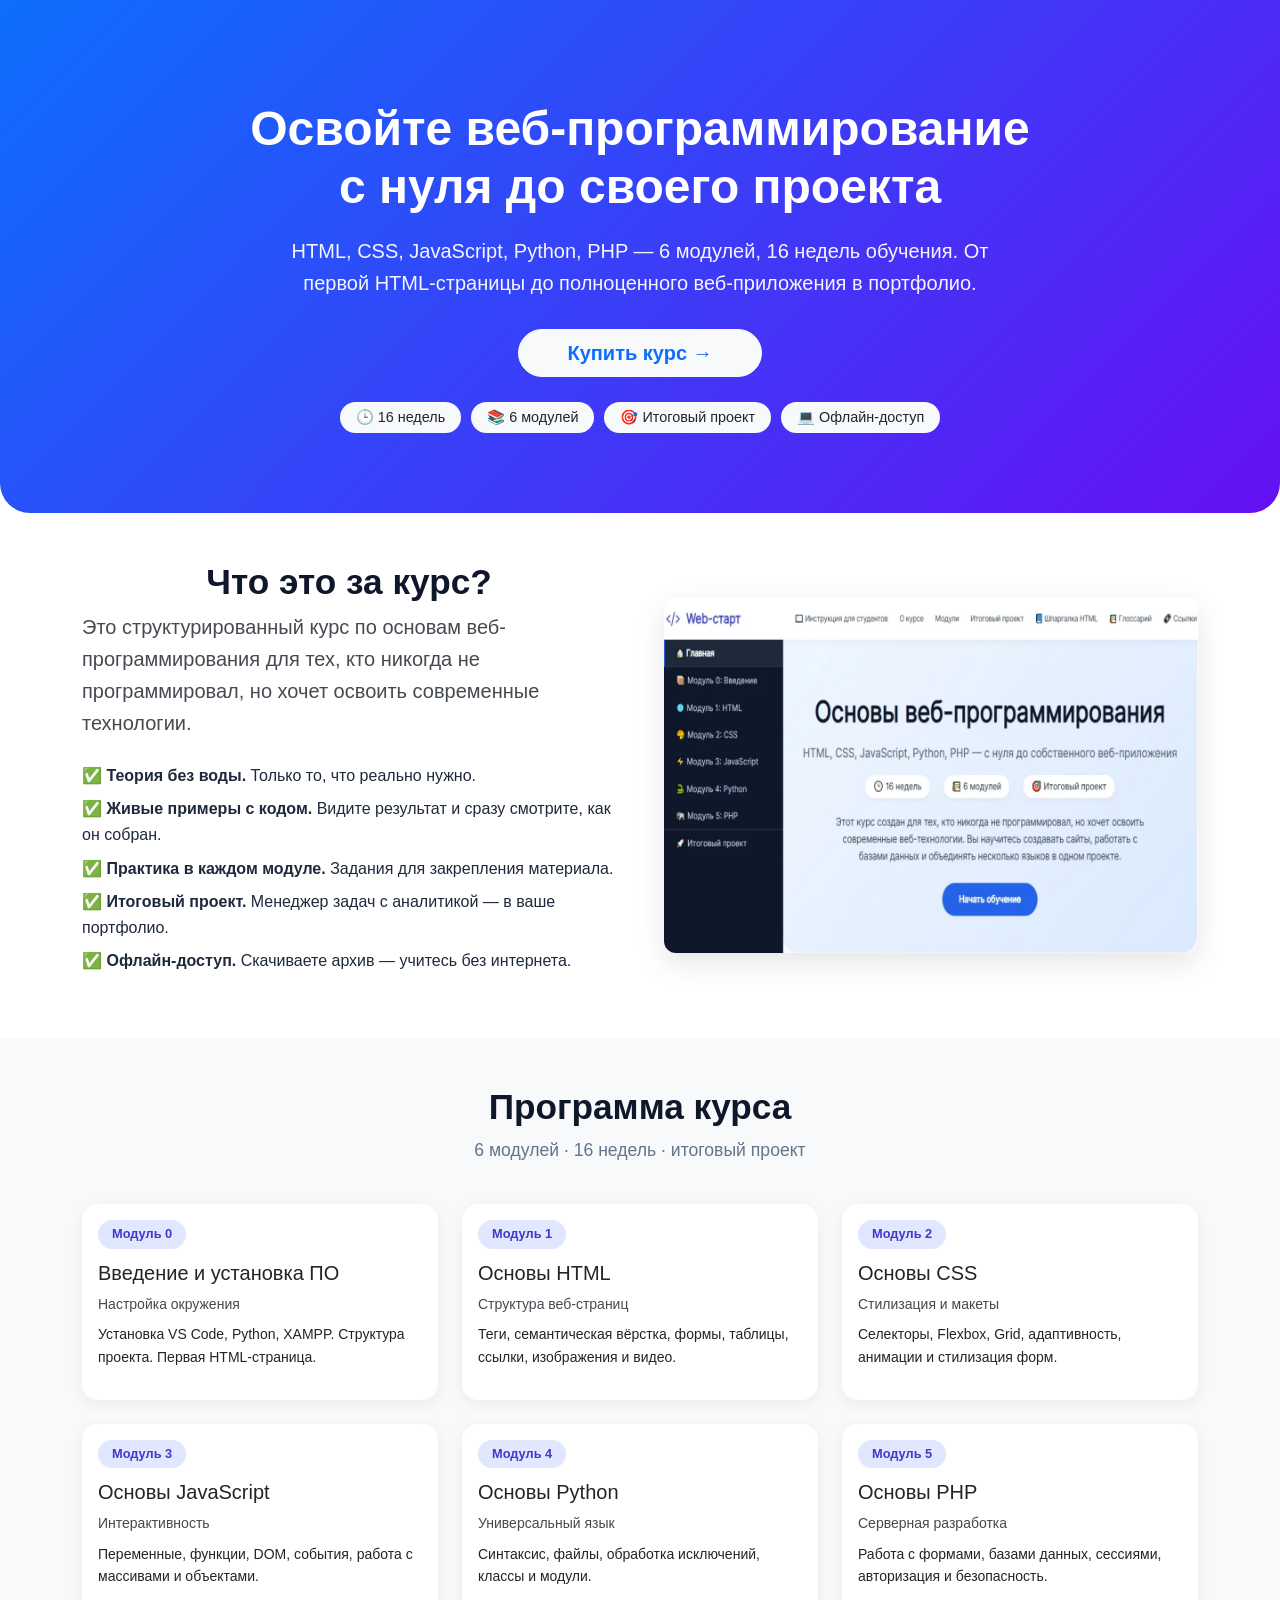
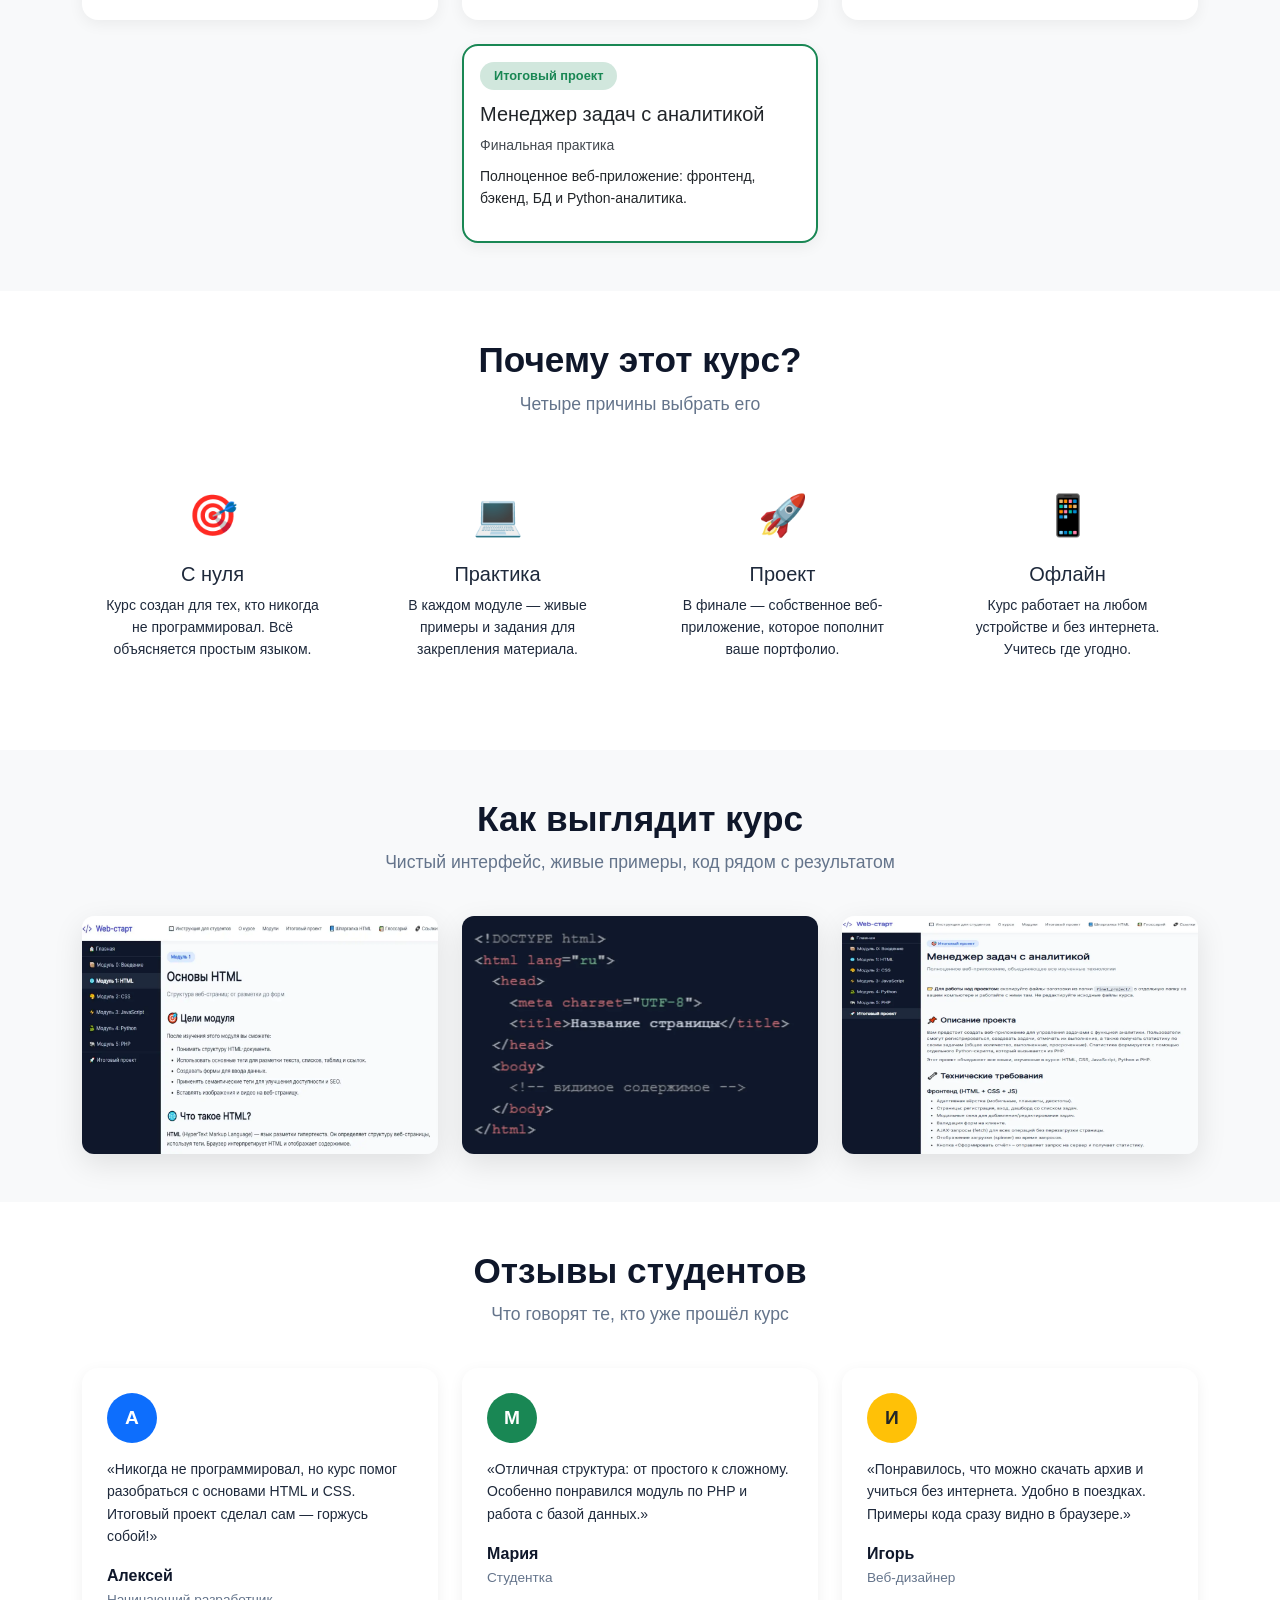
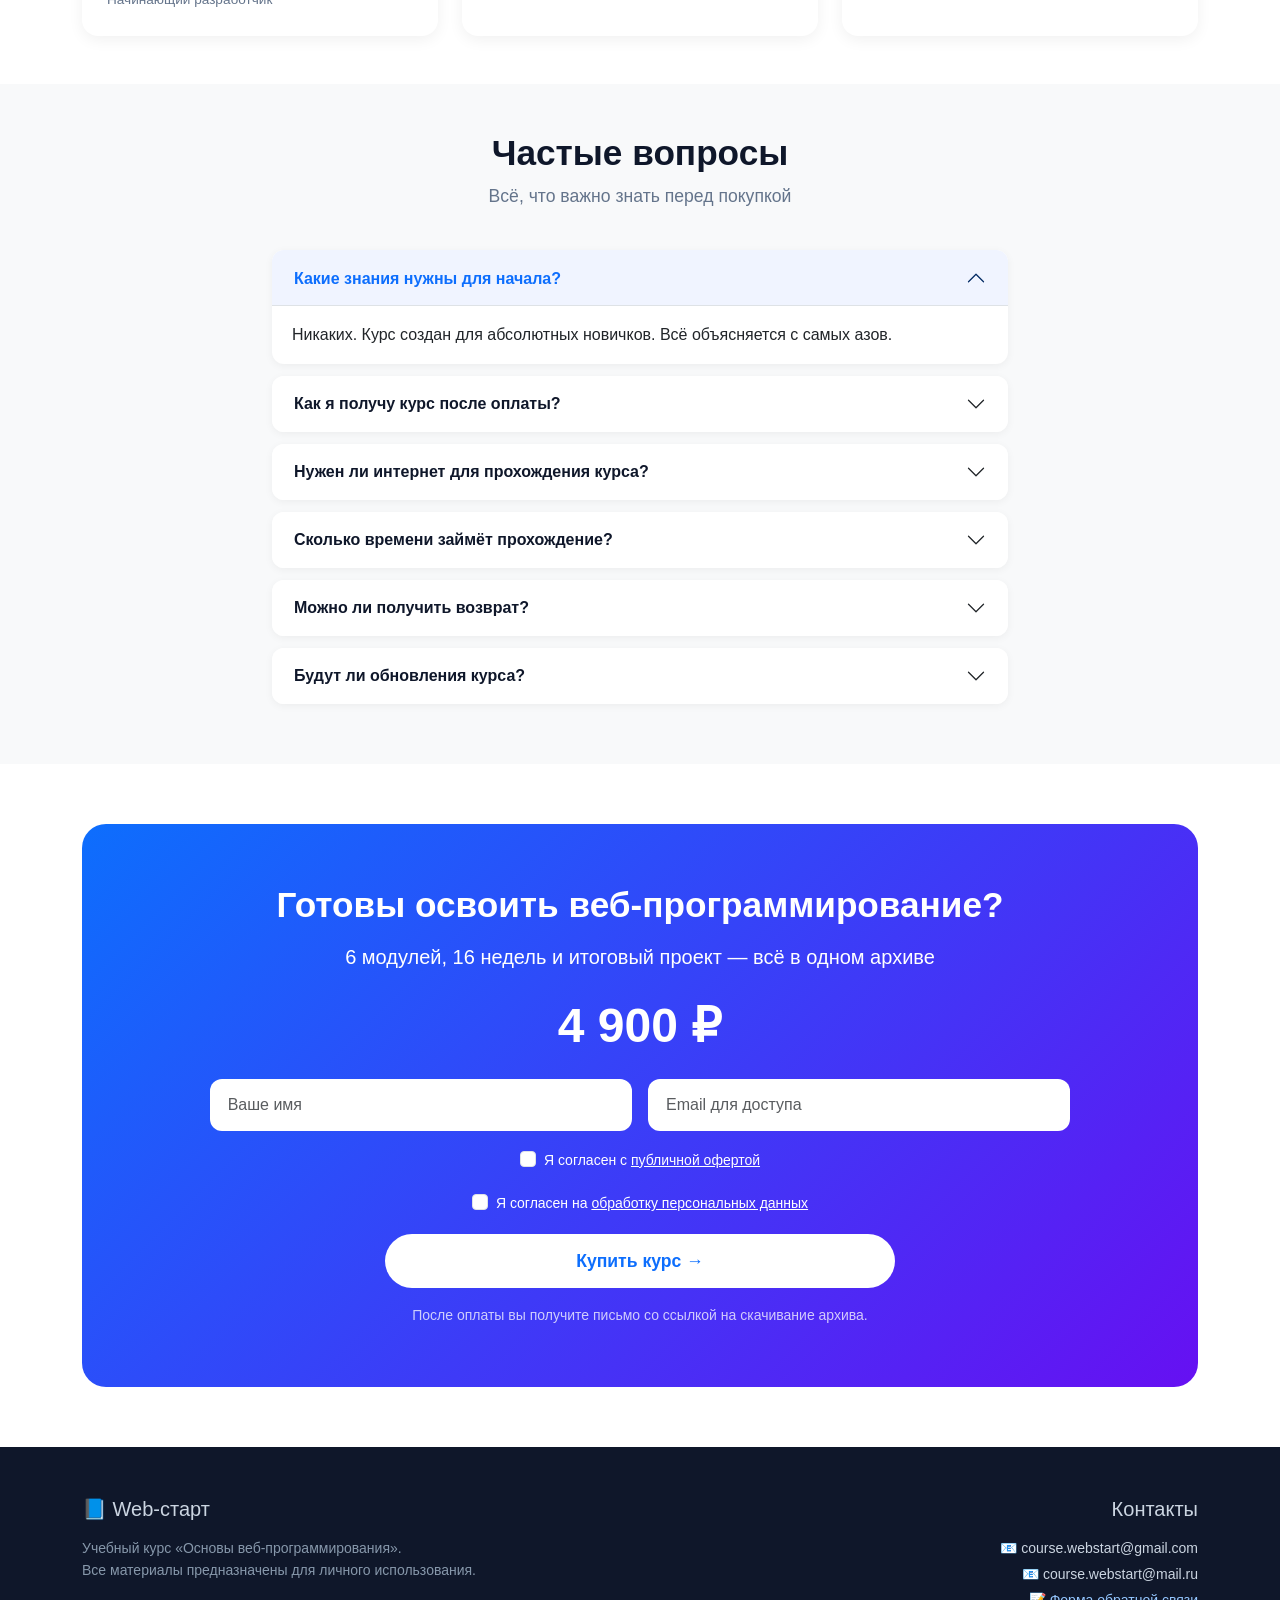
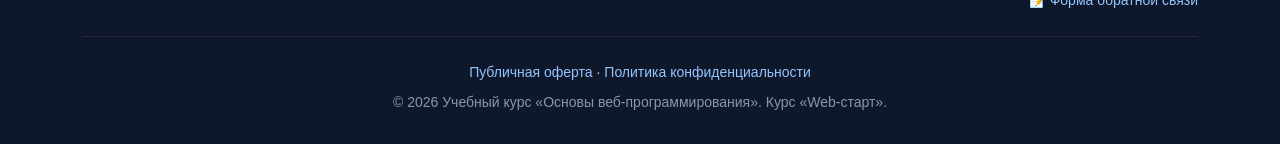
<file: index.html>
<!doctype html>
<html lang="ru">
  <head>
    <meta charset="UTF-8" />
    <meta name="viewport" content="width=device-width, initial-scale=1.0" />

    <!-- ============================================ -->
    <!--  SEO                                         -->
    <!-- ============================================ -->
    <title>Web-старт — курс веб-программирования с нуля: HTML, CSS, JS, Python, PHP</title>
    <meta
      name="description"
      content="Онлайн-курс веб-программирования для новичков: HTML, CSS, JavaScript, Python, PHP. 6 модулей, 16 недель, итоговый проект в портфолио. Офлайн-доступ. 4 900 ₽."
    />
    <meta
      name="keywords"
      content="курс веб-программирования, HTML, CSS, JavaScript, Python, PHP, обучение с нуля, онлайн-курс, веб-разработка, программирование для начинающих"
    />
    <meta name="author" content="Исупов Андрей Борисович" />
    <meta name="robots" content="index, follow" />
    <link rel="canonical" href="https://webdev-course.github.io/webdev-landing/" />

    <!-- ============================================ -->
    <!--  OPEN GRAPH (Telegram, VK, WhatsApp, FB)     -->
    <!-- ============================================ -->
    <meta property="og:type" content="website" />
    <meta property="og:site_name" content="Web-старт" />
    <meta property="og:title" content="Web-старт — курс веб-программирования с нуля" />
    <meta
      property="og:description"
      content="HTML, CSS, JavaScript, Python, PHP — 6 модулей, 16 недель. От первой страницы до собственного веб-приложения."
    />
    <meta property="og:url" content="https://webdev-course.github.io/webdev-landing/" />
    <meta property="og:image" content="https://webdev-course.github.io/webdev-landing/assets/img/screenshots/screenshot-main.jpg" />
    <meta property="og:image:width" content="1200" />
    <meta property="og:image:height" content="800" />
    <meta property="og:image:alt" content="Лендинг курса Web-старт" />
    <meta property="og:locale" content="ru_RU" />

    <!-- ============================================ -->
    <!--  TWITTER CARDS                               -->
    <!-- ============================================ -->
    <meta name="twitter:card" content="summary_large_image" />
    <meta name="twitter:title" content="Web-старт — курс веб-программирования с нуля" />
    <meta
      name="twitter:description"
      content="HTML, CSS, JavaScript, Python, PHP — 6 модулей, 16 недель. Итоговый проект в портфолио."
    />
    <meta name="twitter:image" content="https://webdev-course.github.io/webdev-landing/assets/img/screenshots/screenshot-main.jpg" />

    <!-- ============================================ -->
    <!--  FAVICON                                     -->
    <!-- ============================================ -->
    <link
      rel="icon"
      type="image/png"
      href="assets/img/favicon/logo.png"
    />
    <link
      rel="apple-touch-icon"
      href="assets/img/favicon/logo.png"
    />
    <meta name="theme-color" content="#0d6efd" />

    <!-- ============================================ -->
    <!--  BOOTSTRAP CSS + ICONS                       -->
    <!-- ============================================ -->
    <link
      href="https://cdn.jsdelivr.net/npm/bootstrap@5.3.8/dist/css/bootstrap.min.css"
      rel="stylesheet"
    />
    <link href="assets/css/style.css" rel="stylesheet" />
    <link
      href="https://cdn.jsdelivr.net/npm/bootstrap-icons@1.11.3/font/bootstrap-icons.min.css"
      rel="stylesheet"
    />

    <!-- ============================================ -->
    <!--  JSON-LD: STRUCTURED DATA                    -->
    <!-- ============================================ -->
    <script type="application/ld+json">
      {
        "@context": "https://schema.org",
        "@graph": [
          {
            "@type": "Course",
            "name": "Основы веб-программирования",
            "description": "Курс веб-программирования для новичков: HTML, CSS, JavaScript, Python, PHP. 6 модулей, 16 недель, итоговый проект.",
            "url": "https://webdev-course.github.io/webdev-landing/",
            "image": "https://webdev-course.github.io/webdev-landing/assets/img/screenshots/screenshot-main.jpg",
            "provider": {
              "@type": "Organization",
              "name": "Web-старт",
              "url": "https://webdev-course.github.io/webdev-landing/",
              "logo": "https://webdev-course.github.io/webdev-landing/assets/img/favicon/logo.png",
              "email": "course.webstart@gmail.com"
            },
            "offers": {
              "@type": "Offer",
              "price": "4900",
              "priceCurrency": "RUB",
              "availability": "https://schema.org/InStock",
              "url": "https://webdev-course.github.io/webdev-landing/#pricing",
              "category": "Paid"
            },
            "hasCourseInstance": {
              "@type": "CourseInstance",
              "courseMode": "online",
              "courseWorkload": "PT4H",
              "inLanguage": "ru"
            }
          },
          {
            "@type": "Organization",
            "name": "Web-старт",
            "url": "https://webdev-course.github.io/webdev-landing/",
            "logo": "https://webdev-course.github.io/webdev-landing/assets/img/favicon/logo.png",
            "email": "course.webstart@gmail.com",
            "contactPoint": {
              "@type": "ContactPoint",
              "email": "course.webstart@gmail.com",
              "contactType": "customer support",
              "availableLanguage": "Russian"
            }
          },
          {
            "@type": "FAQPage",
            "mainEntity": [
              {
                "@type": "Question",
                "name": "Какие знания нужны для начала?",
                "acceptedAnswer": {
                  "@type": "Answer",
                  "text": "Никаких. Курс создан для абсолютных новичков. Всё объясняется с самых азов."
                }
              },
              {
                "@type": "Question",
                "name": "Как я получу курс после оплаты?",
                "acceptedAnswer": {
                  "@type": "Answer",
                  "text": "После оплаты вы получите письмо со ссылкой на скачивание ZIP-архива. Распакуйте архив и откройте index.html в браузере."
                }
              },
              {
                "@type": "Question",
                "name": "Нужен ли интернет для прохождения курса?",
                "acceptedAnswer": {
                  "@type": "Answer",
                  "text": "Нет, курс работает офлайн. Все материалы — HTML-файлы, которые открываются в браузере."
                }
              },
              {
                "@type": "Question",
                "name": "Сколько времени займёт прохождение?",
                "acceptedAnswer": {
                  "@type": "Answer",
                  "text": "Курс рассчитан на 16 недель при нагрузке 4–6 часов в неделю."
                }
              },
              {
                "@type": "Question",
                "name": "Можно ли получить возврат?",
                "acceptedAnswer": {
                  "@type": "Answer",
                  "text": "Да, если курс не подошёл — напишите в течение 14 дней после покупки на course.webstart@gmail.com, и мы вернём деньги."
                }
              },
              {
                "@type": "Question",
                "name": "Будут ли обновления курса?",
                "acceptedAnswer": {
                  "@type": "Answer",
                  "text": "Да, курс будет обновляться. Покупатели получают обновления бесплатно по email."
                }
              }
            ]
          }
        ]
      }
    </script>
  </head>
  <body>
    <!-- ============================================ -->
    <!--  HERO                                        -->
    <!-- ============================================ -->
    <section class="hero">
      <div class="container position-relative" style="z-index: 2">
        <h1>Освойте веб-программирование<br />с нуля до своего проекта</h1>
        <p class="lead">
          HTML, CSS, JavaScript, Python, PHP — 6 модулей, 16 недель обучения. От
          первой HTML-страницы до полноценного веб-приложения в портфолио.
        </p>
        <a
          href="#pricing"
          class="btn btn-light btn-lg px-5 fw-semibold text-primary"
          style="border-radius: 50px"
        >
          Купить курс →
        </a>
        <div class="badges">
          <span class="badge bg-light text-dark">🕒 16 недель</span>
          <span class="badge bg-light text-dark">📚 6 модулей</span>
          <span class="badge bg-light text-dark">🎯 Итоговый проект</span>
          <span class="badge bg-light text-dark">💻 Офлайн-доступ</span>
        </div>
      </div>
    </section>

    <!-- ============================================ -->
    <!--  MAIN CONTENT                                -->
    <!-- ============================================ -->
    <main>
      <!-- ============================================ -->
      <!--  О КУРСЕ                                     -->
      <!-- ============================================ -->
      <section class="container my-5">
        <div class="row align-items-center g-5">
          <div class="col-lg-6">
            <h2 class="section-title">Что это за курс?</h2>
            <p class="fs-5 text-course mb-4">
              Это структурированный курс по основам веб-программирования для тех,
              кто никогда не программировал, но хочет освоить современные
              технологии.
            </p>
            <ul class="list-unstyled fs-6">
              <li class="mb-2">
                ✅ <strong>Теория без воды.</strong> Только то, что реально нужно.
              </li>
              <li class="mb-2">
                ✅ <strong>Живые примеры с кодом.</strong> Видите результат и
                сразу смотрите, как он собран.
              </li>
              <li class="mb-2">
                ✅ <strong>Практика в каждом модуле.</strong> Задания для
                закрепления материала.
              </li>
              <li class="mb-2">
                ✅ <strong>Итоговый проект.</strong> Менеджер задач с аналитикой —
                в ваше портфолио.
              </li>
              <li class="mb-2">
                ✅ <strong>Офлайн-доступ.</strong> Скачиваете архив — учитесь без
                интернета.
              </li>
            </ul>
          </div>
          <div class="col-lg-6 text-center">
            <img
              src="assets/img/screenshots/screenshot-main.png"
              class="img-fluid screenshot"
              alt="Скриншот курса Web-старт"
              loading="lazy"
              width="1200"
              height="800"
            />
          </div>
        </div>
      </section>

      <!-- ============================================ -->
      <!--  ПРОГРАММА КУРСА                             -->
      <!-- ============================================ -->
      <section class="bg-light py-5">
        <div class="container">
          <div class="text-center">
            <h2 class="section-title">Программа курса</h2>
            <p class="section-subtitle">
              6 модулей · 16 недель · итоговый проект
            </p>
          </div>

          <div class="row g-4">
            <div class="col-md-6 col-lg-4">
              <div class="card module-card">
                <div class="card-body">
                  <span class="module-num">Модуль 0</span>
                  <h3 class="h5">Введение и установка ПО</h3>
                  <p class="text-course small mb-2">Настройка окружения</p>
                  <p class="small">
                    Установка VS Code, Python, XAMPP. Структура проекта. Первая
                    HTML-страница.
                  </p>
                </div>
              </div>
            </div>
            <div class="col-md-6 col-lg-4">
              <div class="card module-card">
                <div class="card-body">
                  <span class="module-num">Модуль 1</span>
                  <h3 class="h5">Основы HTML</h3>
                  <p class="text-course small mb-2">Структура веб-страниц</p>
                  <p class="small">
                    Теги, семантическая вёрстка, формы, таблицы, ссылки,
                    изображения и видео.
                  </p>
                </div>
              </div>
            </div>
            <div class="col-md-6 col-lg-4">
              <div class="card module-card">
                <div class="card-body">
                  <span class="module-num">Модуль 2</span>
                  <h3 class="h5">Основы CSS</h3>
                  <p class="text-course small mb-2">Стилизация и макеты</p>
                  <p class="small">
                    Селекторы, Flexbox, Grid, адаптивность, анимации и стилизация
                    форм.
                  </p>
                </div>
              </div>
            </div>
            <div class="col-md-6 col-lg-4">
              <div class="card module-card">
                <div class="card-body">
                  <span class="module-num">Модуль 3</span>
                  <h3 class="h5">Основы JavaScript</h3>
                  <p class="text-course small mb-2">Интерактивность</p>
                  <p class="small">
                    Переменные, функции, DOM, события, работа с массивами и
                    объектами.
                  </p>
                </div>
              </div>
            </div>
            <div class="col-md-6 col-lg-4">
              <div class="card module-card">
                <div class="card-body">
                  <span class="module-num">Модуль 4</span>
                  <h3 class="h5">Основы Python</h3>
                  <p class="text-course small mb-2">Универсальный язык</p>
                  <p class="small">
                    Синтаксис, файлы, обработка исключений, классы и модули.
                  </p>
                </div>
              </div>
            </div>
            <div class="col-md-6 col-lg-4">
              <div class="card module-card">
                <div class="card-body">
                  <span class="module-num">Модуль 5</span>
                  <h3 class="h5">Основы PHP</h3>
                  <p class="text-course small mb-2">Серверная разработка</p>
                  <p class="small">
                    Работа с формами, базами данных, сессиями, авторизация и
                    безопасность.
                  </p>
                </div>
              </div>
            </div>
            <div class="col-md-6 col-lg-4 mx-auto">
              <div class="card module-card border border-success border-2">
                <div class="card-body">
                  <span class="module-num bg-success-subtle text-success"
                    >Итоговый проект</span
                  >
                  <h3 class="h5">Менеджер задач с аналитикой</h3>
                  <p class="text-course small mb-2">Финальная практика</p>
                  <p class="small">
                    Полноценное веб-приложение: фронтенд, бэкенд, БД и
                    Python-аналитика.
                  </p>
                </div>
              </div>
            </div>
          </div>
        </div>
      </section>

      <!-- ============================================ -->
      <!--  ПРЕИМУЩЕСТВА                                -->
      <!-- ============================================ -->
      <section class="container my-5">
        <div class="text-center">
          <h2 class="section-title">Почему этот курс?</h2>
          <p class="section-subtitle">Четыре причины выбрать его</p>
        </div>

        <div class="row g-4">
          <div class="col-md-6 col-lg-3">
            <div class="feature-box">
              <div class="feature-icon">🎯</div>
              <h3 class="h5">С нуля</h3>
              <p class="small">
                Курс создан для тех, кто никогда не программировал. Всё
                объясняется простым языком.
              </p>
            </div>
          </div>
          <div class="col-md-6 col-lg-3">
            <div class="feature-box">
              <div class="feature-icon">💻</div>
              <h3 class="h5">Практика</h3>
              <p class="small">
                В каждом модуле — живые примеры и задания для закрепления
                материала.
              </p>
            </div>
          </div>
          <div class="col-md-6 col-lg-3">
            <div class="feature-box">
              <div class="feature-icon">🚀</div>
              <h3 class="h5">Проект</h3>
              <p class="small">
                В финале — собственное веб-приложение, которое пополнит ваше
                портфолио.
              </p>
            </div>
          </div>
          <div class="col-md-6 col-lg-3">
            <div class="feature-box">
              <div class="feature-icon">📱</div>
              <h3 class="h5">Офлайн</h3>
              <p class="small">
                Курс работает на любом устройстве и без интернета. Учитесь где
                угодно.
              </p>
            </div>
          </div>
        </div>
      </section>

      <!-- ============================================ -->
      <!--  СКРИНШОТЫ                                   -->
      <!-- ============================================ -->
      <section class="bg-light py-5">
        <div class="container">
          <div class="text-center">
            <h2 class="section-title">Как выглядит курс</h2>
            <p class="section-subtitle">
              Чистый интерфейс, живые примеры, код рядом с результатом
            </p>
          </div>

          <div class="row g-4">
            <div class="col-md-4">
              <img
                src="assets/img/screenshots/screenshot-module.png"
                class="img-fluid screenshot"
                alt="Страница модуля курса"
                loading="lazy"
                width="800"
                height="600"
              />
            </div>
            <div class="col-md-4">
              <img
                src="assets/img/screenshots/screenshot-code.png"
                class="img-fluid screenshot"
                alt="Пример кода в уроке"
                loading="lazy"
                width="800"
                height="600"
              />
            </div>
            <div class="col-md-4">
              <img
                src="assets/img/screenshots/screenshot-project.png"
                class="img-fluid screenshot"
                alt="Страница итогового проекта"
                loading="lazy"
                width="800"
                height="600"
              />
            </div>
          </div>
        </div>
      </section>

      <!-- ============================================ -->
      <!--  ОТЗЫВЫ                                      -->
      <!-- ============================================ -->
      <section class="container my-5">
        <div class="text-center">
          <h2 class="section-title">Отзывы студентов</h2>
          <p class="section-subtitle">Что говорят те, кто уже прошёл курс</p>
        </div>

        <div class="row g-4">
          <div class="col-md-4">
            <div class="testimonial">
              <div class="avatar">А</div>
              <p class="small mb-3">
                «Никогда не программировал, но курс помог разобраться с основами
                HTML и CSS. Итоговый проект сделал сам — горжусь собой!»
              </p>
              <div class="name">Алексей</div>
              <div class="role">Начинающий разработчик</div>
            </div>
          </div>
          <div class="col-md-4">
            <div class="testimonial">
              <div class="avatar bg-success">М</div>
              <p class="small mb-3">
                «Отличная структура: от простого к сложному. Особенно понравился
                модуль по PHP и работа с базой данных.»
              </p>
              <div class="name">Мария</div>
              <div class="role">Студентка</div>
            </div>
          </div>
          <div class="col-md-4">
            <div class="testimonial">
              <div class="avatar bg-warning text-dark">И</div>
              <p class="small mb-3">
                «Понравилось, что можно скачать архив и учиться без интернета.
                Удобно в поездках. Примеры кода сразу видно в браузере.»
              </p>
              <div class="name">Игорь</div>
              <div class="role">Веб-дизайнер</div>
            </div>
          </div>
        </div>
      </section>

      <!-- ============================================ -->
      <!--  FAQ                                         -->
      <!-- ============================================ -->
      <section class="bg-light py-5">
        <div class="container">
          <div class="text-center">
            <h2 class="section-title">Частые вопросы</h2>
            <p class="section-subtitle">Всё, что важно знать перед покупкой</p>
          </div>

          <div class="row justify-content-center">
            <div class="col-lg-8">
              <div class="accordion" id="faqLanding">
                <div class="accordion-item">
                  <h3 class="accordion-header">
                    <button
                      class="accordion-button"
                      type="button"
                      data-bs-toggle="collapse"
                      data-bs-target="#faqL1"
                    >
                      Какие знания нужны для начала?
                    </button>
                  </h3>
                  <div
                    id="faqL1"
                    class="accordion-collapse collapse show"
                    data-bs-parent="#faqLanding"
                  >
                    <div class="accordion-body">
                      Никаких. Курс создан для абсолютных новичков. Всё
                      объясняется с самых азов.
                    </div>
                  </div>
                </div>

                <div class="accordion-item">
                  <h3 class="accordion-header">
                    <button
                      class="accordion-button collapsed"
                      type="button"
                      data-bs-toggle="collapse"
                      data-bs-target="#faqL2"
                    >
                      Как я получу курс после оплаты?
                    </button>
                  </h3>
                  <div
                    id="faqL2"
                    class="accordion-collapse collapse"
                    data-bs-parent="#faqLanding"
                  >
                    <div class="accordion-body">
                      После оплаты вы получите письмо со ссылкой на скачивание
                      ZIP-архива. Распакуйте архив и откройте
                      <code>index.html</code> в браузере — курс готов к работе.
                    </div>
                  </div>
                </div>

                <div class="accordion-item">
                  <h3 class="accordion-header">
                    <button
                      class="accordion-button collapsed"
                      type="button"
                      data-bs-toggle="collapse"
                      data-bs-target="#faqL3"
                    >
                      Нужен ли интернет для прохождения курса?
                    </button>
                  </h3>
                  <div
                    id="faqL3"
                    class="accordion-collapse collapse"
                    data-bs-parent="#faqLanding"
                  >
                    <div class="accordion-body">
                      Нет, курс работает офлайн. Все материалы — HTML-файлы,
                      которые открываются в браузере. Интернет нужен только для
                      установки ПО и работы с PHP-частью.
                    </div>
                  </div>
                </div>

                <div class="accordion-item">
                  <h3 class="accordion-header">
                    <button
                      class="accordion-button collapsed"
                      type="button"
                      data-bs-toggle="collapse"
                      data-bs-target="#faqL4"
                    >
                      Сколько времени займёт прохождение?
                    </button>
                  </h3>
                  <div
                    id="faqL4"
                    class="accordion-collapse collapse"
                    data-bs-parent="#faqLanding"
                  >
                    <div class="accordion-body">
                      Курс рассчитан на 16 недель при нагрузке 4–6 часов в неделю.
                      Но вы можете проходить его в своём темпе — доступ остаётся
                      навсегда.
                    </div>
                  </div>
                </div>

                <div class="accordion-item">
                  <h3 class="accordion-header">
                    <button
                      class="accordion-button collapsed"
                      type="button"
                      data-bs-toggle="collapse"
                      data-bs-target="#faqL5"
                    >
                      Можно ли получить возврат?
                    </button>
                  </h3>
                  <div
                    id="faqL5"
                    class="accordion-collapse collapse"
                    data-bs-parent="#faqLanding"
                  >
                    <div class="accordion-body">
                      Да, если курс не подошёл — напишите в течение 14 дней после
                      покупки на
                      <a href="mailto:course.webstart@gmail.com"
                        >course.webstart@gmail.com</a
                      >, и мы вернём деньги.
                    </div>
                  </div>
                </div>

                <div class="accordion-item">
                  <h3 class="accordion-header">
                    <button
                      class="accordion-button collapsed"
                      type="button"
                      data-bs-toggle="collapse"
                      data-bs-target="#faqL6"
                    >
                      Будут ли обновления курса?
                    </button>
                  </h3>
                  <div
                    id="faqL6"
                    class="accordion-collapse collapse"
                    data-bs-parent="#faqLanding"
                  >
                    <div class="accordion-body">
                      Да, курс будет обновляться. Покупатели получают обновления
                      бесплатно по email.
                    </div>
                  </div>
                </div>
              </div>
            </div>
          </div>
        </div>
      </section>

      <!-- ============================================ -->
      <!--  CTA / ФОРМА ПОКУПКИ                         -->
      <!-- ============================================ -->
      <section class="container" id="pricing">
        <div class="cta-section">
          <h2>Готовы освоить веб-программирование?</h2>
          <p class="lead mb-4">
            6 модулей, 16 недель и итоговый проект — всё в одном архиве
          </p>
          <p class="display-5 fw-bold mb-4">4 900 ₽</p>

          <form
            id="purchaseForm"
            class="row justify-content-center g-3"
            novalidate
          >
            <div class="col-md-5">
              <input
                type="text"
                class="form-control"
                id="buyerName"
                name="name"
                placeholder="Ваше имя"
                required
              />
              <div class="invalid-feedback text-start">Введите имя</div>
            </div>
            <div class="col-md-5">
              <input
                type="email"
                class="form-control"
                id="buyerEmail"
                name="email"
                placeholder="Email для доступа"
                required
              />
              <div class="invalid-feedback text-start">
                Введите корректный email
              </div>
            </div>

            <div class="col-12">
              <div class="form-check d-inline-block text-start">
                <input
                  class="form-check-input"
                  type="checkbox"
                  id="agreeOferta"
                  name="oferta"
                  required
                />
                <label class="form-check-label small" for="agreeOferta">
                  Я согласен с
                  <a href="assets/pages/oferta.html" target="_blank" rel="noopener noreferrer"
                    >публичной офертой</a
                  >
                </label>
                <div class="invalid-feedback">Необходимо согласие с офертой</div>
              </div>
            </div>

            <div class="col-12">
              <div class="form-check d-inline-block text-start">
                <input
                  class="form-check-input"
                  type="checkbox"
                  id="agreePrivacy"
                  name="privacy"
                  required
                />
                <label class="form-check-label small" for="agreePrivacy">
                  Я согласен на
                  <a href="assets/pages/privacy.html" target="_blank" rel="noopener noreferrer"
                    >обработку персональных данных</a
                  >
                </label>
                <div class="invalid-feedback">
                  Необходимо согласие на обработку данных
                </div>
              </div>
            </div>

            <div class="col-md-6 mt-3">
              <button type="submit" class="btn btn-light btn-buy text-primary">
                Купить курс →
              </button>
            </div>
          </form>

          <p class="small mt-3 mb-0 opacity-75">
            После оплаты вы получите письмо со ссылкой на скачивание архива.
          </p>
        </div>
      </section>
    </main>

    <!-- ============================================ -->
    <!--  ФУТЕР                                       -->
    <!-- ============================================ -->
    <footer>
      <div class="container">
        <div class="row g-4">
          <div class="col-md-6">
            <h3 class="h5 mb-3">📘 Web-старт</h3>
            <p class="small text-muted mb-0">
              Учебный курс «Основы веб-программирования».<br />
              Все материалы предназначены для личного использования.
            </p>
          </div>
          <div class="col-md-6 text-md-end">
            <h3 class="h5 mb-3">Контакты</h3>
            <p class="small mb-1">📧 course.webstart@gmail.com</p>
            <p class="small mb-1">📧 course.webstart@mail.ru</p>
            <p class="small mb-0">
              📝
              <a
                href="https://forms.yandex.ru/u/6a59d6a51f1eb5581e1aad88/"
                target="_blank"
                rel="noopener noreferrer"
              >
                Форма обратной связи
              </a>
            </p>
          </div>
        </div>

        <hr class="border-secondary my-4" />

        <div class="text-center">
          <p class="small mb-2">
            <a href="assets/pages/oferta.html">Публичная оферта</a> ·
            <a href="assets/pages/privacy.html">Политика конфиденциальности</a>
          </p>
          <p class="small text-muted mb-0">
            © 2026 Учебный курс «Основы веб-программирования». Курс «Web-старт».
          </p>
        </div>
      </div>
    </footer>

    <!-- Bootstrap JS -->
    <script src="https://cdn.jsdelivr.net/npm/bootstrap@5.3.8/dist/js/bootstrap.bundle.min.js"></script>

    <script src="assets/js/form.js"></script>

    <!-- Elfsight AI Chatbot | Untitled AI Chatbot -->
    <script src="https://elfsightcdn.com/platform.js" async></script>
    <div
      class="elfsight-app-c9096e5b-2389-4c88-a7ff-d6d1dad8265b"
      data-elfsight-app-lazy
    ></div>
  </body>
</html>
</file>
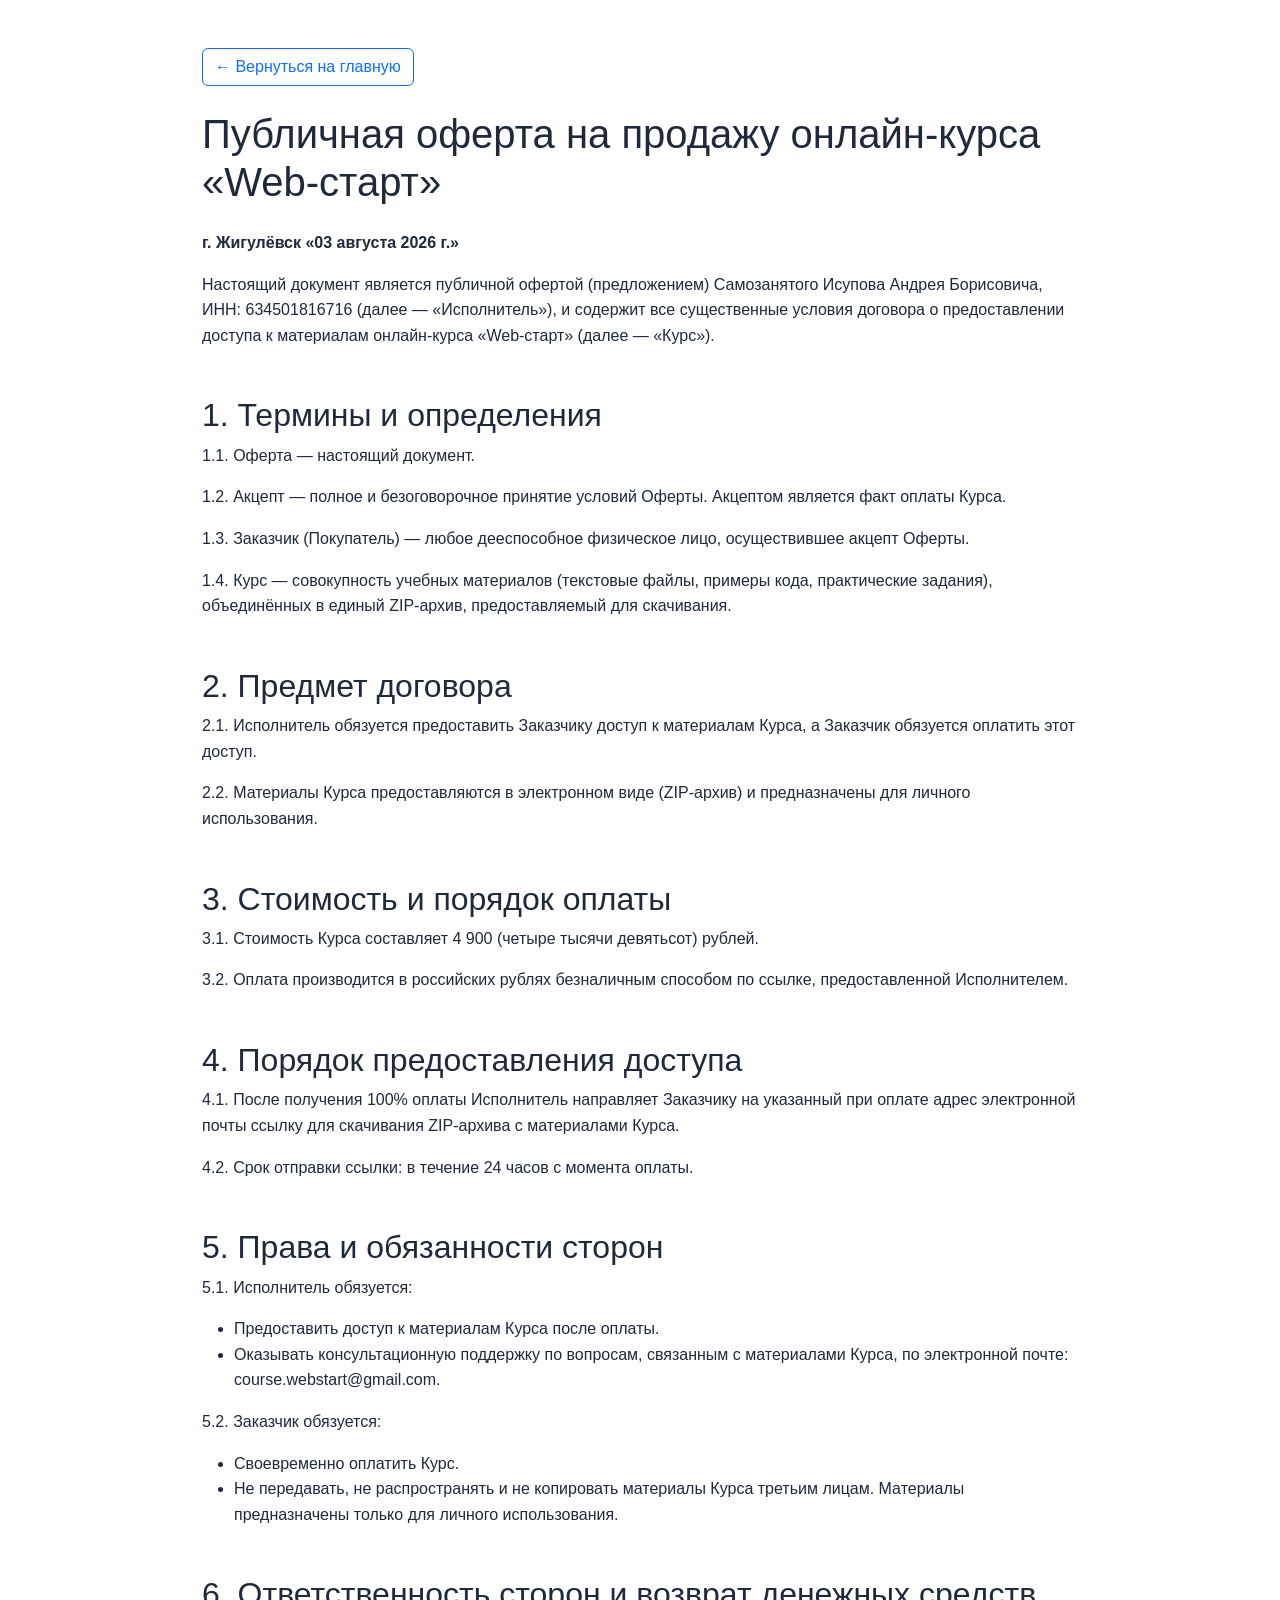
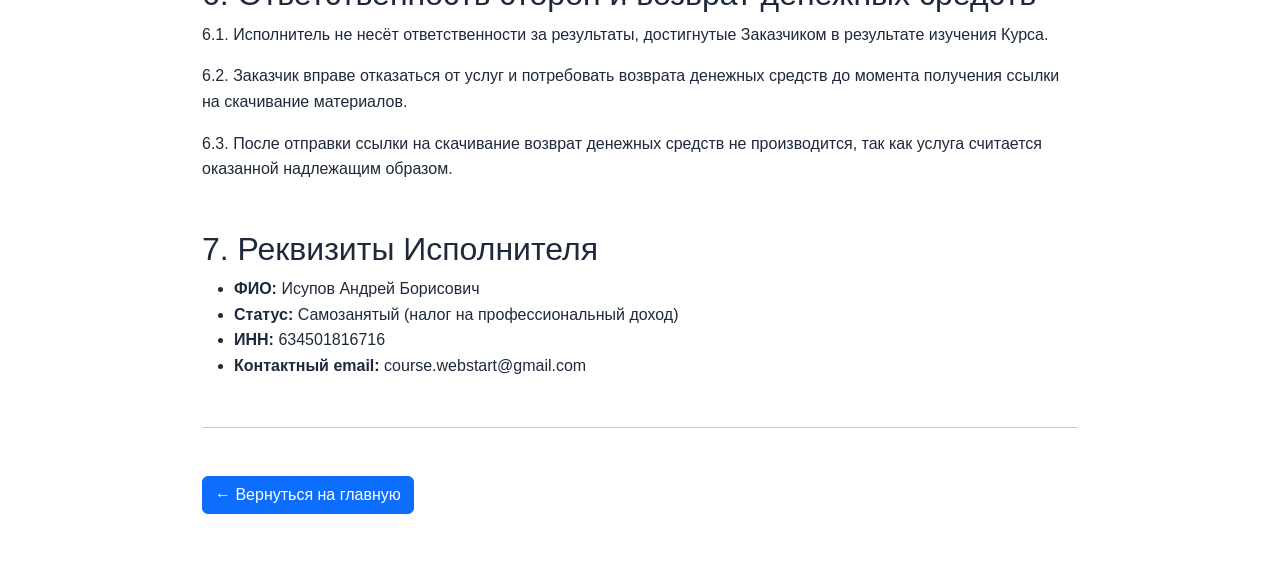
<file: assets/pages/oferta.html>
<!doctype html>
<html lang="ru">
  <head>
    <meta charset="UTF-8" />
    <meta name="viewport" content="width=device-width, initial-scale=1.0" />
    <title>Публичная оферта — Web-старт</title>
    <link
      href="https://cdn.jsdelivr.net/npm/bootstrap@5.3.8/dist/css/bootstrap.min.css"
      rel="stylesheet"
    />
    <link href="../css/style.css" rel="stylesheet" />

    <!-- Bootstrap Icons -->
    <link
      href="https://cdn.jsdelivr.net/npm/bootstrap-icons@1.11.3/font/bootstrap-icons.min.css"
      rel="stylesheet"
    />
    <!-- Favicon -->
    <link
      rel="icon"
      type="image/png"
      sizes="32x32"
      href="../img/favicon/logo.png"
    />
    <link
      rel="icon"
      type="image/png"
      sizes="16x16"
      href="../img/favicon/logo.png"
    />
    <link rel="apple-touch-icon" sizes="180x180" href="../img/favicon/logo.png" />
  </head>
  <body>
    <div class="container my-5" style="max-width: 900px">
      <a href="../../index.html" class="btn btn-outline-primary mb-4"
        >← Вернуться на главную</a
      >

      <h1 class="mb-4">Публичная оферта на продажу онлайн-курса «Web-старт»</h1>

      <p><strong>г. Жигулёвск «03 августа 2026 г.»</strong></p>

      <p>
        Настоящий документ является публичной офертой (предложением)
        Самозанятого Исупова Андрея Борисовича, ИНН: 634501816716 (далее —
        «Исполнитель»), и содержит все существенные условия договора о
        предоставлении доступа к материалам онлайн-курса «Web-старт» (далее —
        «Курс»).
      </p>

      <h2 class="mt-5">1. Термины и определения</h2>
      <p>1.1. Оферта — настоящий документ.</p>
      <p>
        1.2. Акцепт — полное и безоговорочное принятие условий Оферты. Акцептом
        является факт оплаты Курса.
      </p>
      <p>
        1.3. Заказчик (Покупатель) — любое дееспособное физическое лицо,
        осуществившее акцепт Оферты.
      </p>
      <p>
        1.4. Курс — совокупность учебных материалов (текстовые файлы, примеры
        кода, практические задания), объединённых в единый ZIP-архив,
        предоставляемый для скачивания.
      </p>

      <h2 class="mt-5">2. Предмет договора</h2>
      <p>
        2.1. Исполнитель обязуется предоставить Заказчику доступ к материалам
        Курса, а Заказчик обязуется оплатить этот доступ.
      </p>
      <p>
        2.2. Материалы Курса предоставляются в электронном виде (ZIP-архив) и
        предназначены для личного использования.
      </p>

      <h2 class="mt-5">3. Стоимость и порядок оплаты</h2>
      <p>
        3.1. Стоимость Курса составляет 4 900 (четыре тысячи девятьсот) рублей.
      </p>
      <p>
        3.2. Оплата производится в российских рублях безналичным способом по
        ссылке, предоставленной Исполнителем.
      </p>

      <h2 class="mt-5">4. Порядок предоставления доступа</h2>
      <p>
        4.1. После получения 100% оплаты Исполнитель направляет Заказчику на
        указанный при оплате адрес электронной почты ссылку для скачивания
        ZIP-архива с материалами Курса.
      </p>
      <p>4.2. Срок отправки ссылки: в течение 24 часов с момента оплаты.</p>

      <h2 class="mt-5">5. Права и обязанности сторон</h2>
      <p>5.1. Исполнитель обязуется:</p>
      <ul>
        <li>Предоставить доступ к материалам Курса после оплаты.</li>
        <li>
          Оказывать консультационную поддержку по вопросам, связанным с
          материалами Курса, по электронной почте: course.webstart@gmail.com.
        </li>
      </ul>
      <p>5.2. Заказчик обязуется:</p>
      <ul>
        <li>Своевременно оплатить Курс.</li>
        <li>
          Не передавать, не распространять и не копировать материалы Курса
          третьим лицам. Материалы предназначены только для личного
          использования.
        </li>
      </ul>

      <h2 class="mt-5">6. Ответственность сторон и возврат денежных средств</h2>
      <p>
        6.1. Исполнитель не несёт ответственности за результаты, достигнутые
        Заказчиком в результате изучения Курса.
      </p>
      <p>
        6.2. Заказчик вправе отказаться от услуг и потребовать возврата денежных
        средств до момента получения ссылки на скачивание материалов.
      </p>
      <p>
        6.3. После отправки ссылки на скачивание возврат денежных средств не
        производится, так как услуга считается оказанной надлежащим образом.
      </p>

      <h2 class="mt-5">7. Реквизиты Исполнителя</h2>
      <ul>
        <li><strong>ФИО:</strong> Исупов Андрей Борисович</li>
        <li>
          <strong>Статус:</strong> Самозанятый (налог на профессиональный доход)
        </li>
        <li><strong>ИНН:</strong> 634501816716</li>
        <li><strong>Контактный email:</strong> course.webstart@gmail.com</li>
      </ul>

      <hr class="my-5" />
      <a href="../../index.html" class="btn btn-primary">← Вернуться на главную</a>
    </div>
  </body>
</html>
</file>
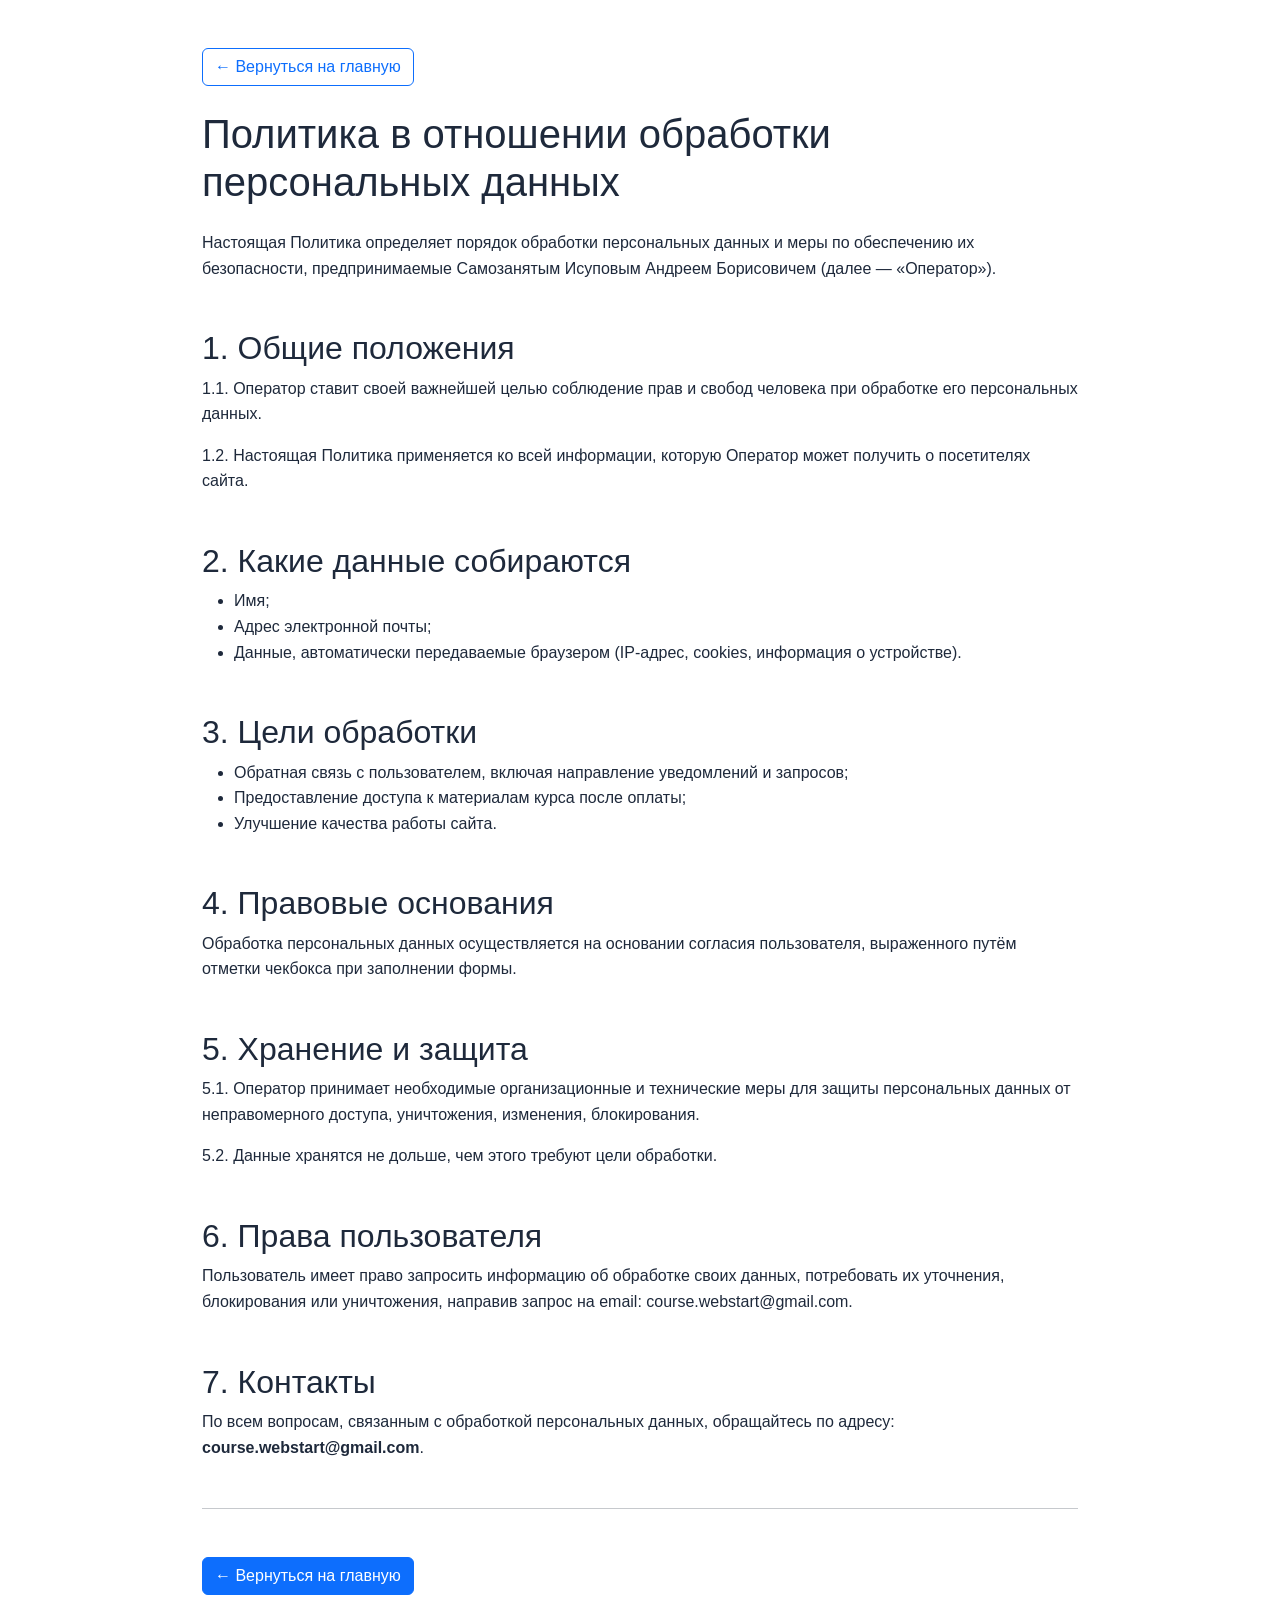
<file: assets/pages/privacy.html>
<!doctype html>
<html lang="ru">
  <head>
    <meta charset="UTF-8" />
    <meta name="viewport" content="width=device-width, initial-scale=1.0" />
    <title>Политика конфиденциальности — Web-старт</title>
    <link
      href="https://cdn.jsdelivr.net/npm/bootstrap@5.3.8/dist/css/bootstrap.min.css"
      rel="stylesheet"
    />
    <link href="../css/style.css" rel="stylesheet" />

    <!-- Bootstrap Icons -->
    <link
      href="https://cdn.jsdelivr.net/npm/bootstrap-icons@1.11.3/font/bootstrap-icons.min.css"
      rel="stylesheet"
    />
    <!-- Favicon -->
    <link
      rel="icon"
      type="image/png"
      sizes="32x32"
      href="../img/favicon/logo.png"
    />
    <link
      rel="icon"
      type="image/png"
      sizes="16x16"
      href="../img/favicon/logo.png"
    />
    <link rel="apple-touch-icon" sizes="180x180" href="../img/favicon/logo.png" />
  </head>
  <body>
    <div class="container my-5" style="max-width: 900px">
      <a href="../../index.html" class="btn btn-outline-primary mb-4"
        >← Вернуться на главную</a
      >

      <h1 class="mb-4">Политика в отношении обработки персональных данных</h1>

      <p>
        Настоящая Политика определяет порядок обработки персональных данных и
        меры по обеспечению их безопасности, предпринимаемые Самозанятым
        Исуповым Андреем Борисовичем (далее — «Оператор»).
      </p>

      <h2 class="mt-5">1. Общие положения</h2>
      <p>
        1.1. Оператор ставит своей важнейшей целью соблюдение прав и свобод
        человека при обработке его персональных данных.
      </p>
      <p>
        1.2. Настоящая Политика применяется ко всей информации, которую Оператор
        может получить о посетителях сайта.
      </p>

      <h2 class="mt-5">2. Какие данные собираются</h2>
      <ul>
        <li>Имя;</li>
        <li>Адрес электронной почты;</li>
        <li>
          Данные, автоматически передаваемые браузером (IP-адрес, cookies,
          информация о устройстве).
        </li>
      </ul>

      <h2 class="mt-5">3. Цели обработки</h2>
      <ul>
        <li>
          Обратная связь с пользователем, включая направление уведомлений и
          запросов;
        </li>
        <li>Предоставление доступа к материалам курса после оплаты;</li>
        <li>Улучшение качества работы сайта.</li>
      </ul>

      <h2 class="mt-5">4. Правовые основания</h2>
      <p>
        Обработка персональных данных осуществляется на основании согласия
        пользователя, выраженного путём отметки чекбокса при заполнении формы.
      </p>

      <h2 class="mt-5">5. Хранение и защита</h2>
      <p>
        5.1. Оператор принимает необходимые организационные и технические меры
        для защиты персональных данных от неправомерного доступа, уничтожения,
        изменения, блокирования.
      </p>
      <p>5.2. Данные хранятся не дольше, чем этого требуют цели обработки.</p>

      <h2 class="mt-5">6. Права пользователя</h2>
      <p>
        Пользователь имеет право запросить информацию об обработке своих данных,
        потребовать их уточнения, блокирования или уничтожения, направив запрос
        на email: course.webstart@gmail.com.
      </p>

      <h2 class="mt-5">7. Контакты</h2>
      <p>
        По всем вопросам, связанным с обработкой персональных данных,
        обращайтесь по адресу: <strong>course.webstart@gmail.com</strong>.
      </p>

      <hr class="my-5" />
      <a href="../../index.html" class="btn btn-primary">← Вернуться на главную</a>
    </div>
  </body>
</html>
</file>
<file: assets/css/style.css>
/* ============================================
   БАЗОВЫЕ СТИЛИ
   ============================================ */
* {
  margin: 0;
  padding: 0;
  box-sizing: border-box;
}

body {
  font-family: 'Inter', -apple-system, BlinkMacSystemFont, 'Segoe UI', Roboto, sans-serif;
  color: #1e293b;
  line-height: 1.6;
}

/* ============================================
   HERO
   ============================================ */
.hero {
  background: linear-gradient(135deg, #0d6efd 0%, #6610f2 100%);
  color: #fff;
  padding: 100px 0 80px;
  text-align: center;
  position: relative;
  overflow: hidden;
  border-radius: 0 0 30px 30px;
}

.hero h1 {
  font-size: 3rem;
  font-weight: 800;
  line-height: 1.2;
  margin-bottom: 20px;
}

.hero .lead {
  font-size: 1.25rem;
  opacity: 0.95;
  max-width: 700px;
  margin: 0 auto 30px;
}

.hero .badges {
  margin-top: 25px;
  display: flex;
  justify-content: center;
  gap: 10px;
  flex-wrap: wrap;
}

.hero .badge {
  font-size: 0.9rem;
  padding: 8px 16px;
  border-radius: 30px;
  font-weight: 500;
}

@media (max-width: 768px) {
  .hero h1 {
    font-size: 2rem;
  }
  .hero .lead {
    font-size: 1.1rem;
  }
  .hero {
    padding: 60px 0 50px;
  }
}

/* ============================================
   ЗАГОЛОВКИ СЕКЦИЙ
   ============================================ */
.section-title {
  font-size: 2.2rem;
  font-weight: 700;
  color: #0f172a;
  margin-bottom: 0.5rem;
  text-align: center;
}

.section-subtitle {
  font-size: 1.1rem;
  color: #64748b;
  text-align: center;
  margin-bottom: 2.5rem;
}

/* ============================================
   СКРИНШОТЫ
   ============================================ */
.screenshot {
  border-radius: 12px;
  box-shadow: 0 10px 30px rgba(0, 0, 0, 0.1);
  transition: transform 0.3s;
}

.screenshot:hover {
  transform: translateY(-5px);
}

/* ============================================
   КАРТОЧКИ МОДУЛЕЙ
   ============================================ */
.module-card {
  border: none;
  border-radius: 16px;
  box-shadow: 0 4px 15px rgba(0, 0, 0, 0.06);
  transition: transform 0.2s, box-shadow 0.2s;
  height: 100%;
}

.module-card:hover {
  transform: translateY(-5px);
  box-shadow: 0 10px 25px rgba(0, 0, 0, 0.1);
}

.module-num {
  display: inline-block;
  background: #e0e7ff;
  color: #4338ca;
  font-size: 0.8rem;
  font-weight: 700;
  padding: 4px 14px;
  border-radius: 30px;
  margin-bottom: 12px;
}

.module-card h5 {
  font-weight: 700;
  color: #0f172a;
  margin-bottom: 8px;
}

/* ============================================
   БЛОК ПРЕИМУЩЕСТВ
   ============================================ */
.feature-box {
  text-align: center;
  padding: 25px 15px;
  border-radius: 16px;
  transition: background 0.2s;
  height: 100%;
}

.feature-box:hover {
  background: #f8fafc;
}

.feature-icon {
  font-size: 2.5rem;
  margin-bottom: 15px;
}

.feature-box h5 {
  font-weight: 700;
  color: #0f172a;
  margin-bottom: 8px;
}

/* ============================================
   ОТЗЫВЫ
   ============================================ */
.testimonial {
  background: #fff;
  border-radius: 16px;
  padding: 25px;
  box-shadow: 0 4px 15px rgba(0, 0, 0, 0.06);
  height: 100%;
  display: flex;
  flex-direction: column;
}

.avatar {
  width: 50px;
  height: 50px;
  border-radius: 50%;
  background: #0d6efd;
  color: #fff;
  display: flex;
  align-items: center;
  justify-content: center;
  font-weight: 700;
  font-size: 1.2rem;
  margin-bottom: 15px;
}

.testimonial .name {
  font-weight: 700;
  color: #0f172a;
}

.testimonial .role {
  font-size: 0.85rem;
  color: #64748b;
}

/* ============================================
   CTA / ФОРМА ПОКУПКИ
   ============================================ */
.cta-section {
  background: linear-gradient(135deg, #0d6efd 0%, #6610f2 100%);
  color: #fff;
  border-radius: 24px;
  padding: 60px 40px;
  margin: 60px 0;
  text-align: center;
}

.cta-section h2 {
  font-size: 2.2rem;
  font-weight: 700;
  margin-bottom: 15px;
}

.cta-section .form-control {
  border-radius: 12px;
  padding: 14px 18px;
  border: none;
  font-size: 1rem;
}

.cta-section .form-control:focus {
  box-shadow: 0 0 0 3px rgba(255, 255, 255, 0.5);
}

.btn-buy {
  background: #fff;
  border: none;
  padding: 14px 40px;
  border-radius: 50px;
  font-weight: 700;
  font-size: 1.1rem;
  transition: transform 0.2s, box-shadow 0.2s;
  width: 100%;
}

.btn-buy:hover {
  transform: scale(1.03);
  box-shadow: 0 8px 20px rgba(0, 0, 0, 0.2);
}

.cta-section .form-check-label {
  color: #fff;
}

.cta-section .form-check-label a {
  color: #fff;
  text-decoration: underline;
}

.cta-section .invalid-feedback {
  color: #ffe0e0;
}

@media (max-width: 768px) {
  .cta-section {
    padding: 40px 20px;
  }
  .cta-section h2 {
    font-size: 1.6rem;
  }
}

/* ============================================
   FAQ / АККОРДЕОН
   ============================================ */
.accordion-item {
  border: none;
  margin-bottom: 12px;
  border-radius: 12px !important;
  overflow: hidden;
  box-shadow: 0 2px 8px rgba(0, 0, 0, 0.05);
}

.accordion-button {
  font-weight: 600;
  color: #0f172a;
  background: #fff;
  padding: 18px 22px;
}

.accordion-button:not(.collapsed) {
  background: #f0f4ff;
  color: #0d6efd;
}

.accordion-button:focus {
  box-shadow: none;
  border-color: transparent;
}

.text-muted {
  color: rgb(175 195 214 / 75%) !important;
}

.text-course {
  color: rgb(5 14 21 / 75%) !important;
}

/* ============================================
   ФУТЕР
   ============================================ */
footer {
  background: #0f172a;
  color: #cbd5e1;
  padding: 50px 0 30px;
  margin-top: 40px;
}

footer h5 {
  color: #fff;
  font-weight: 700;
}

footer a {
  color: #93c5fd;
  text-decoration: none;
  transition: color 0.2s;
}

footer a:hover {
  color: #bfdbfe;
  text-decoration: underline;
}

footer hr {
  opacity: 0.2;
}

/* ============================================
   АДАПТИВНОСТЬ
   ============================================ */
@media (max-width: 576px) {
  .section-title {
    font-size: 1.7rem;
  }
  .hero h1 {
    font-size: 1.7rem;
  }
  .display-5 {
    font-size: 2rem;
  }
}
</file>
